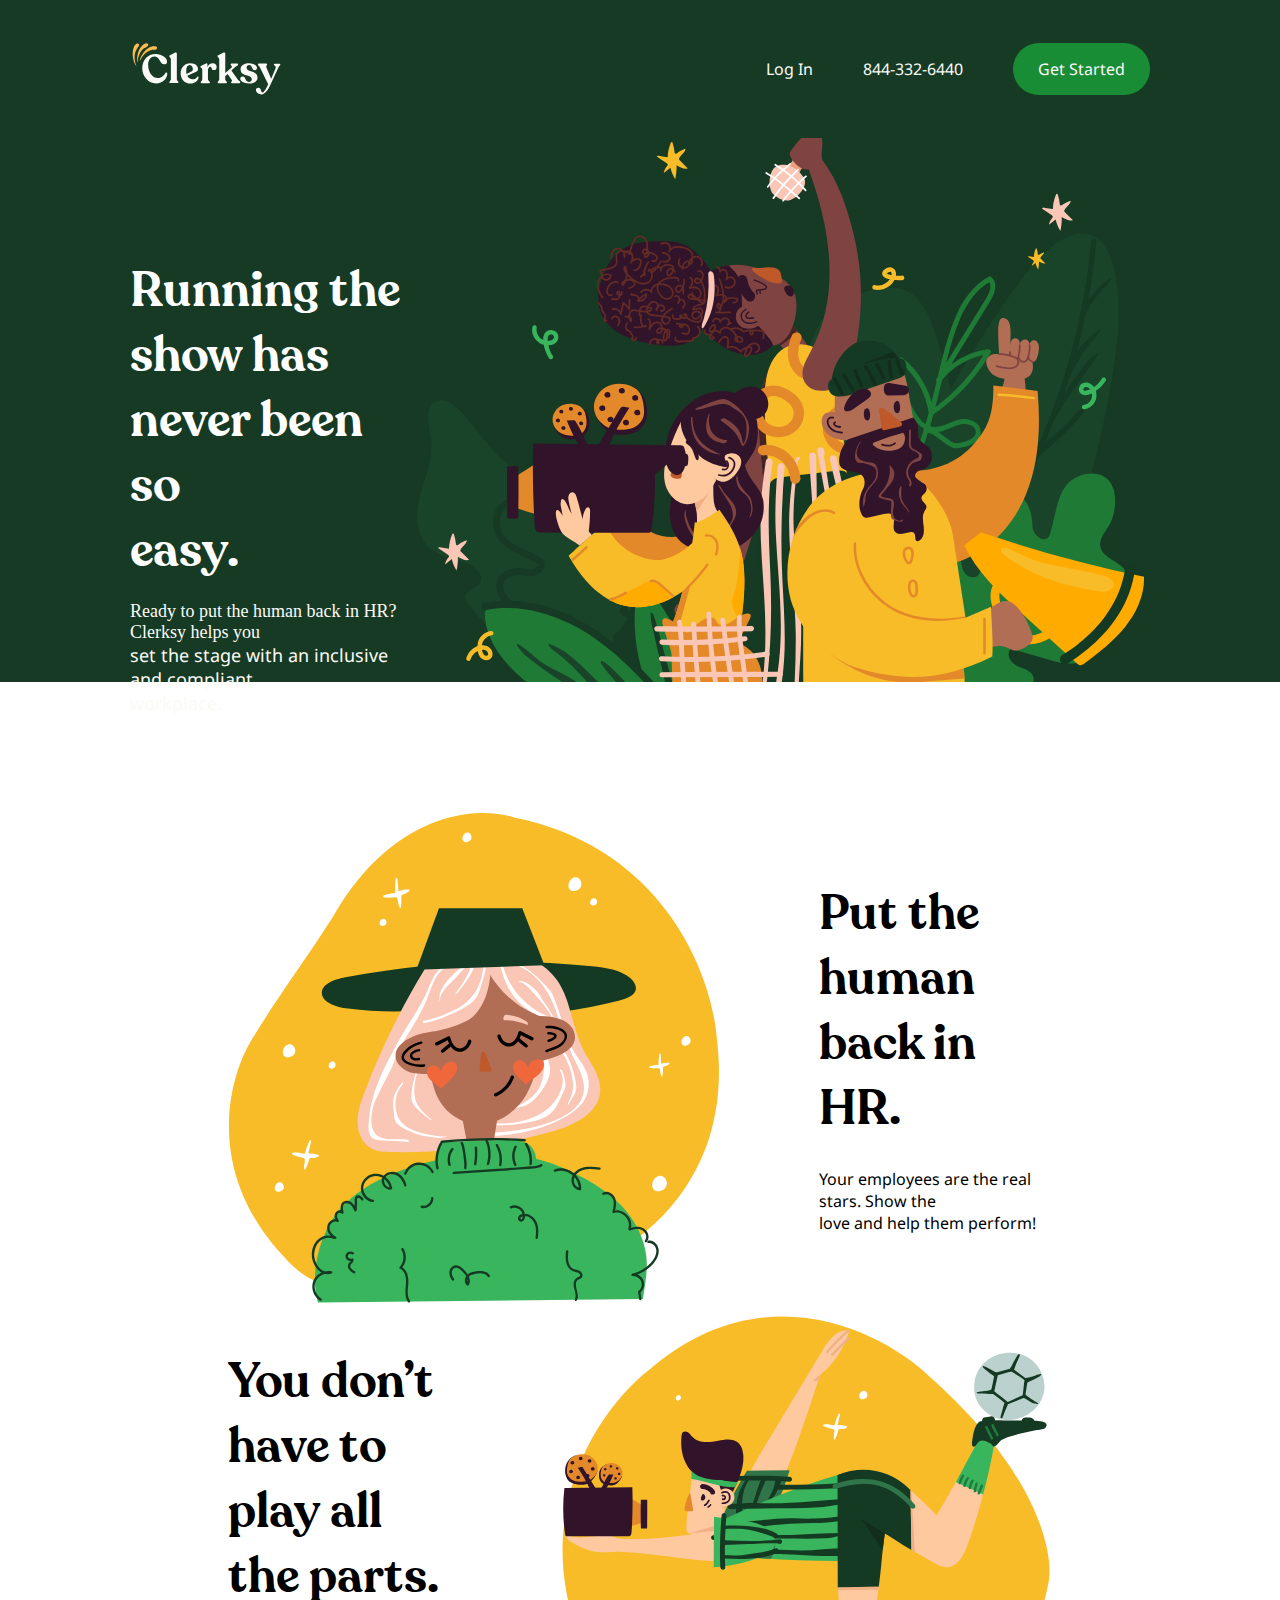
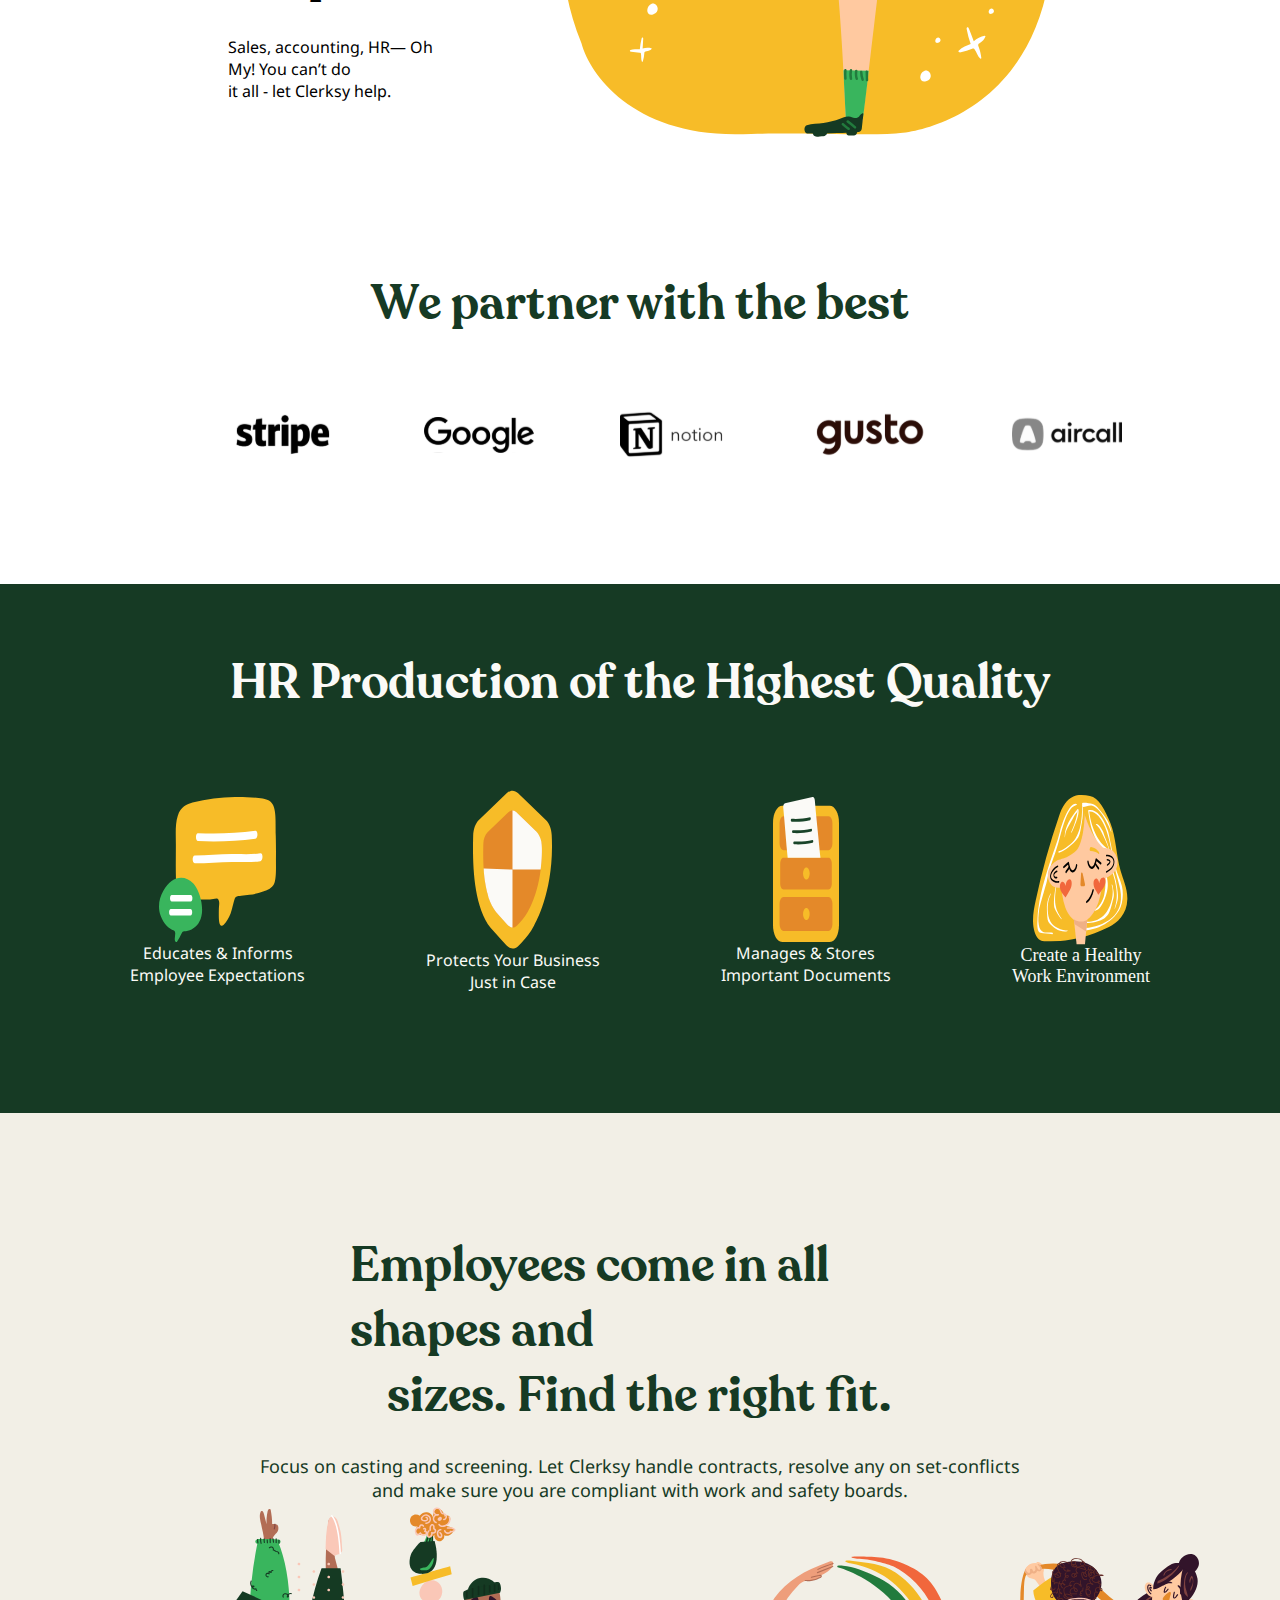
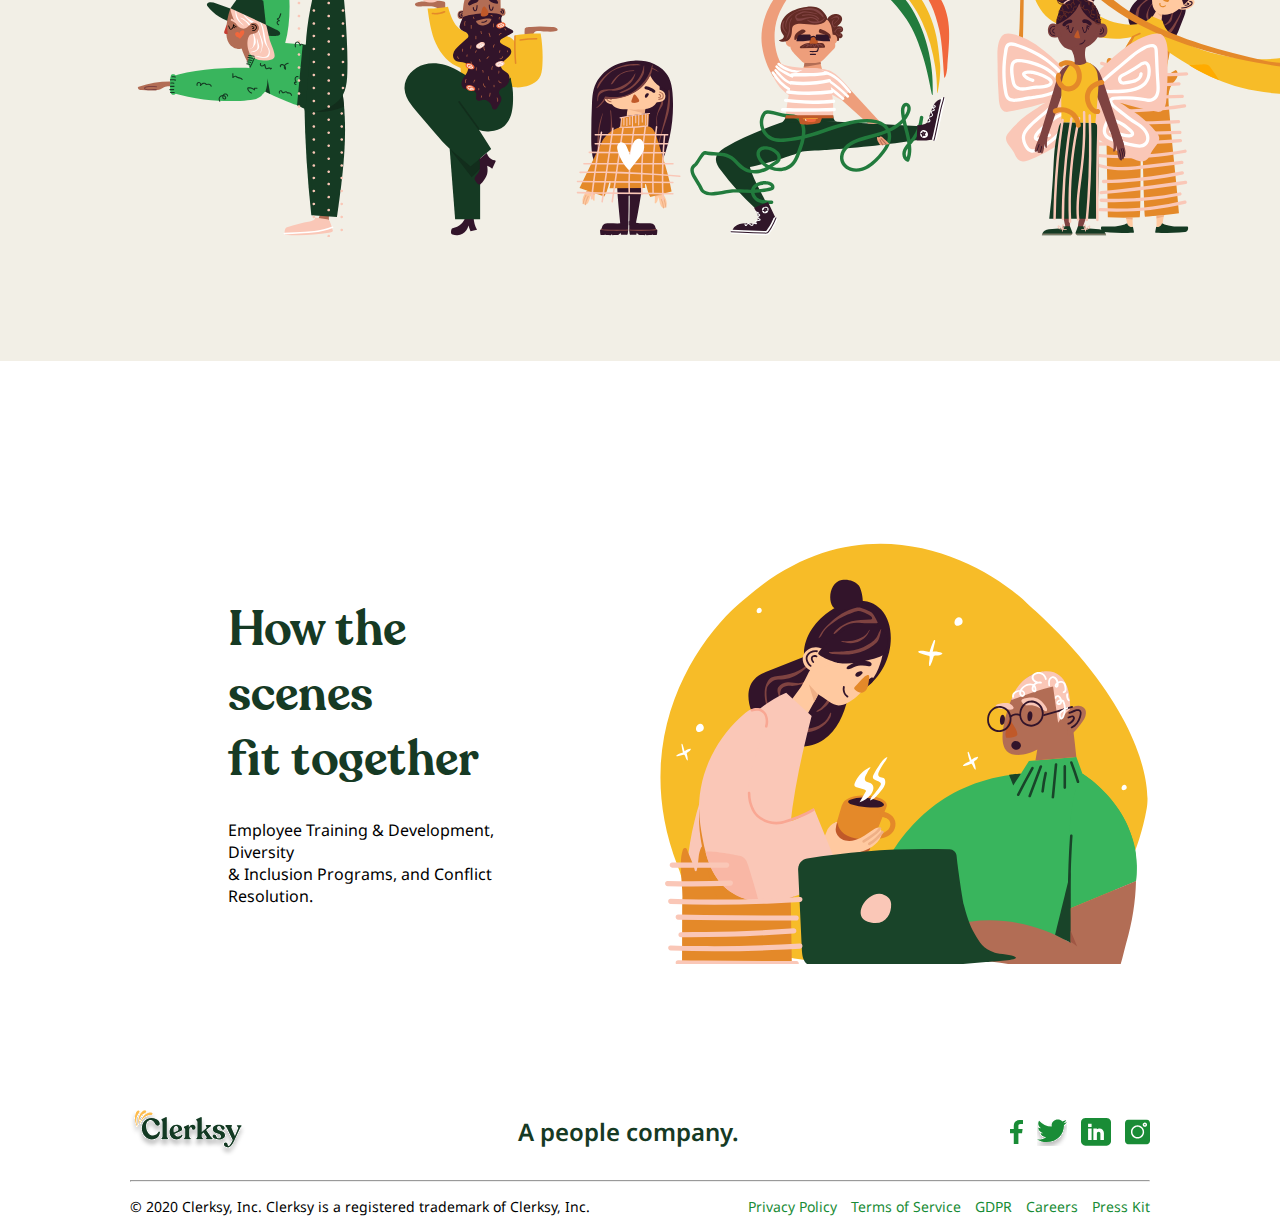
<file: index.html>
<!doctype html>
<html lang="en">
<head>
    <meta charset="UTF-8">
    <meta name="viewport"
          content="width=device-width, user-scalable=no, initial-scale=1.0, maximum-scale=1.0, minimum-scale=1.0">
    <link rel="stylesheet" href="./css/style.css">
    <meta http-equiv="X-UA-Compatible" content="ie=edge">
    <link rel="preconnect" href="https://fonts.googleapis.com">
<link rel="preconnect" href="https://fonts.gstatic.com" crossorigin>
<link href="https://fonts.googleapis.com/css2?family=Noto+Sans:ital,wght@0,100..900;1,100..900&display=swap" rel="stylesheet">
    <title>Document</title>
</head>
<body>
<header>
    <div class="header__headblock">
        <img src="./svg/logo.svg" alt="Лого">
        <div class="header__button">
            <a href="#" class="header__log-in">Log In</a>
            <a href="#" class="header__number">844-332-6440</a>
            <a href="#" class="header__button-get-started">Get Started</a>
        </div>
    </div>
</header>
<main class="main">
    <div class="main__block1-box">
        <div class="main__text">
            <div>
            <h1 class="main__head-text recoleta">
                Running the show has never been so
            </h1>
            <h1 class="main__head-text2 recoleta">
                easy.
            </h1>
            </div>
            <div>
            <p class="main__text-in-box">
                Ready to put the human back in HR? Clerksy helps you </p>
            <p class="main__text-in-box font-noto-sans">set the stage with an inclusive and compliant</p>
            <p class="main__text-in-box font-noto-sans">workplace.</p>
            </div>
        </div>
        <img src="./svg/men.svg" alt="photo-men" class="main__logo">
    </div>
    <div class="main__block2-box">
        <div class="main__block2-mini1">
            <img src="./svg/women.svg" alt="photo-women" class="main__block2_pictures">
            <div class="main__block2-miniblock">
                <p class="main__block2-title semi-bold recoleta">Put the human<br> back in HR.</p>
                <p class="main__block2-text font-noto-sans">Your employees are the real stars. Show the <br>love and help them perform!</p>
            </div>
        </div>
        <div class="main__block2-mini1">
            <div class="main__block2-miniblock">
                <p class="main__block2-title semi-bold recoleta">You don’t have to play all the parts.</p>
                <p class = "main__block2-hr-text font-noto-sans">Sales, accounting, HR— Oh My! You can’t do <br>it all - let Clerksy help.</p>
            </div>
            <img src="./svg/footballer.svg" alt="" class="main__block2_pictures">
        </div>
        <div class="main__block2-mini2">
            <div class="main__block2-block-title">
                <p class="main__block2-text2 semi-bold recoleta">
                    We partner with the best
                </p>
            </div>
            <div class="main__block2_block">
                <img src="./svg/stripe.svg" alt="photo-stripe">
                <img src="./svg/google.svg" alt="photo-google">
                <img src="./svg/notion.svg" alt="photo-notion">
                <img src="./svg/gusto.svg" alt="photo-gusto">
                <img src="./svg/aircall.svg" alt="photo-aircall">
            </div>
        </div>
    </div>
    <div class="main__block3-box">
        <div class="main_block3-box-title">
            <p class="main__block3-title recoleta">
                HR Production of the Highest Quality
            </p>
        </div>
        <div class="main__block3-minibox">
            <div class="main__block3-miniblock">
                <img class="main__block3-img" src="./svg/commets.svg" alt="photo-comments">
                <p class = "main__block3-text font-noto-sans">Educates & Informs</p>
                <p class = "main__block3-text font-noto-sans">Employee Expectations</p>
            </div>
            <div class="main__block3-miniblock">
                <img src="./svg/save.svg" alt="photo-save">
                <p class = "main__block3-miniblock-text font-noto-sans">Protects Your Business</p>
                <p class = "main__block3-miniblock-text font-noto-sans">Just in Case</p>
            </div>
            <div class="main__block3-miniblock">
                <img src="./svg/locker.svg" alt="">
                <p class = "font-noto-sans">Manages & Stores</p>
                <p class = "font-noto-sans">Important Documents</p>
            </div>
            <div class="main__block3-miniblock"><img src="./svg/girl.svg" alt="photo-girl">
                <p class = "main__text-in-box">Create a Healthy</p>
                <p class = "main__text-in-box">Work Environment</p>
            </div>
        </div>
    </div>
    <div class="main__block4-box">
        <div class="main__block-title">
            <div class="main__block4-title-box">
                <p class="main__block4-texttitle recoleta">
                    Employees come in all shapes and
                </p>
                <p class="main__block4-texttitle recoleta">
                    sizes. Find the right fit.
                </p>
            </div>
            <div class="main__block4-textbox">
                <p class="main__block4-text font-noto-sans">
                    Focus on casting and screening. Let Clerksy handle contracts, resolve any on set-conflicts </p>
                <p class="main__block4-text font-noto-sans">and make sure you are compliant with work and safety boards.
                </p>
            </div>
        </div>
        <div>
            <img src="./svg/background-people.svg" alt="foto-people">
        </div>

    </div>
    <div class="main__block5-box">
        <div class="main__block5-blocktext">
            <div class="main__block5-minibox">
                <p class="main__block5-title semi-bold recoleta">How the scenes </p>
                <p class="main__block5-title semi-bold recoleta">fit together</p>
            </div>

            <div>
                <p class="main__block5-text font-noto-sans">Employee Training & Development, Diversity </p>
                <p class="main__block5-text font-noto-sans">& Inclusion Programs, and Conflict</p>
                <p class="main__block5-text font-noto-sans">Resolution.</p>
            </div>
        </div>
        <img src="./svg/fmilly-block5.svg" alt="photo-familly">
    </div>
</main>
<footer class="footer">
    <div class="footer__block1">
        <img src="./svg/logo-footer.svg" alt="photo-logo">
        <p class="footer__text recoleta font-noto-sans">A people company.</p>
        <div class="footer__logo">
            <img src="./svg/facebook.svg" alt="facebook">
            <img src="./svg/twitter.svg" alt="twitter">
            <img src="./svg/in.svg" alt="in">
            <img src="./svg/instagramm.svg" alt="insta">
        </div>
    </div>
    <hr>
    <div class="footer__bottom-text">
        <p class="footer__mini-text regular font-noto-sans" >© 2020 Clerksy, Inc. Clerksy is a registered trademark of Clerksy, Inc.</p>
        <div class = "footer__bottom-link">
            <p class="footer__bottom-item regular font-noto-sans">Privacy Policy</p>
            <p class="footer__bottom-item regular font-noto-sans">Terms of Service</p>
            <p class="footer__bottom-item regular font-noto-sans">GDPR</p>
            <p class="footer__bottom-item regular font-noto-sans">Careers</p>
            <p class="footer__bottom-item regular font-noto-sans">Press Kit</p>
        </div>
    </div>

</footer>
</body>
</html>
</file>
<file: css/style.css>
*{
    padding: 0;
    margin: 0;
}

@font-face {
  font-family: "Recoleta";
  font-style: normal;
  font-weight: 600;
  /* Браузер сначала попробует найти шрифт локально */
  src: local("Recoleta"),
       /* Если не получилось, загрузит woff2 */
       url("/fonts/Recoleta-SemiBold.woff2") format("woff2"),
       /* Если браузер не поддерживает woff2, загрузит woff */
       url("/fonts/Recoleta-SemiBold.woff") format("woff");
}
.recoleta{
    font-family: "Recoleta", "Arial", sans-serif;
}
.header__headblock{
    display: flex;
    justify-content: space-between;
    align-items: center;
    padding: 20px 130px;
    background-color: #163A24;
    height: 98px;
}
.header__button{
    display: flex;
    gap:50px;
}

.main__block1-box{
    display: flex;
    padding-left: 130px;
    height: 544px;

    padding-right: 130px;
    background-color: #163A24;
}
.main__text{
    display: flex;
    flex-direction: column;
    gap:18px;
}
.main__logo {
    height: 544px;
}
.main__head-text{
    padding-top: 120px;
    color: white;
    font-size: 48px;
}
.main__head-text2{
    color: white;
    font-size: 48px;
}
.main__text-in-box{

    color: #FBFAF7;
    font-size: 18px;
}
.main__block2-text{
    font-family: "Noto Sans", sans-serif;
}
.header__button{
    display: flex;
    align-items: center;
}
.header__log-in{
    color:#FBFAF7;
    text-decoration: none;
    font-family: "Noto Sans", sans-serif;
}
.header__number{
    color:#FBFAF7;
    text-decoration: none;
    font-family: "Noto Sans", sans-serif;
}
.header__button-get-started{
    color:#FBFAF7;
    text-decoration: none;
    background-color: #198C36;
    border-radius: 160px;
    padding: 15px 25px;
    font-family: "Noto Sans", sans-serif;
}
.main__block2-box{
    margin-top: 120px;
    flex-direction: column;
    padding-right: 130px;
    padding-left: 130px;
}
.main__block2-hr-text{
    font-family: "Noto Sans", sans-serif;
}
.main__block2-mini1{
    display: flex;
    flex-direction: row;
    align-items: center;
    gap:98.33px;
    padding-left: 98.34px;
    padding-right: 98.33px;
}
.main__block2-title{
    font-size: 48px;
    padding-bottom: 27px;
}
.main__block2_block{
    display: flex;
    flex-direction: row;
    gap: 86px;
    align-items: center;
    padding-left: 98.33px;
    padding-right: 98.34px;
}

.main__block2-text2{
    display: flex;
    justify-content: center;
    color: #163A24;
    font-size: 48px;
    padding-top: 133.58px;
    padding-bottom: 68.48px;

}
.main__block3-box{
    margin-top: 120px;
    background-color: #163A24;
    padding-left: 130px;
    padding-right: 130px;
}
.main__block3-title{
    padding-top: 66px;
    display: flex;
    justify-content: center;
    align-items: center;
    color: #FBFAF7;
    font-size: 48px;}

.main__block3-box-title{
    align-items: center;
}
.main__block3-minibox{
    padding-top: 74px;
    display: flex;
    justify-content: space-between;
    align-items: center;
    padding-bottom: 120px;

}
.main__block3-miniblock{
    display: flex;
    flex-direction: column;
    align-items: center;
    color:#FBFAF7;

}
.main__block-title{
    display: flex;
    flex-direction: column;
    justify-content: center;
    align-items: center;
    gap:26px;

}
.main__block4-textbox{
    display: flex;
    flex-direction: column;
    align-items: center;
}
.main__block4-title-box{
    display: flex;
    flex-direction: column;
    justify-content: center;
    align-items: center;
}
.main__block4-texttitle{
    color: #163A24;
    font-size: 48px;
    font-weight: 600;
    padding-left: 220px;
    padding-right: 221px;

}
.main__block4-text{
    font-size: 18px;
    color:#163A24;
}
.main__block4-box{
    background-color: #F2EFE6;
    padding: 119.87px 130px;
}
.main__block5-box{
    padding-top: 180px;
    padding-bottom: 120px;
    display: flex;
    flex-direction: row;
    padding-left: 130px;
    padding-right: 130px;
    gap: 98.33px;
}
.main__block5-title{
    font-size: 48px;
    color:#163A24;
    font-weight: 60;
}
.main__block-text{
    font-size: 18px;
}
.main__block5-blocktext{
    gap:27px;
    display: flex;
    justify-content: center;
    flex-direction: column;
    align-items: center;
    padding-left: 98.34px;
}
.footer{
    display: flex;
    flex-direction: column;
    padding-left: 130px;
    padding-right: 130px;
}
.footer__block1{
    display: flex;
    flex-direction: row;
    justify-content: space-between;
    align-items: center;
    padding-bottom: 24px;
    padding-top: 24px;

}
.footer__logo{
    display: flex;
    flex-direction: row;

    gap: 14px;
}
.footer__text{
    color: #163A24;
    font-size: 24px;
    font-weight: 600;
}
.main__block5-title{
    color:#163A24;
    font-size: 48px;
}
.semi-bold{
    font-weight: 600;
}
.footer__mini-text{
    font-size: 14px;
}
.footer__bottom-link{
    display: flex;
    flex-direction: row;
    color:#198C36;
    font-size: 14px;
    gap:14px;
}
.footer__bottom-text{
    display: flex;
    flex-direction: row;
    justify-content: space-between;
    padding-bottom: 15px;
    padding-top: 15px;
}
.regular{
    font-weight: 400;
}
.footer__bottom-item{
    font-size: 14px;
    font-weight: 400;
    font-family: "Noto Sans", sans-serif;
}
.font-noto-sans{
    font-family: "Noto Sans", sans-serif;
}
</file>
